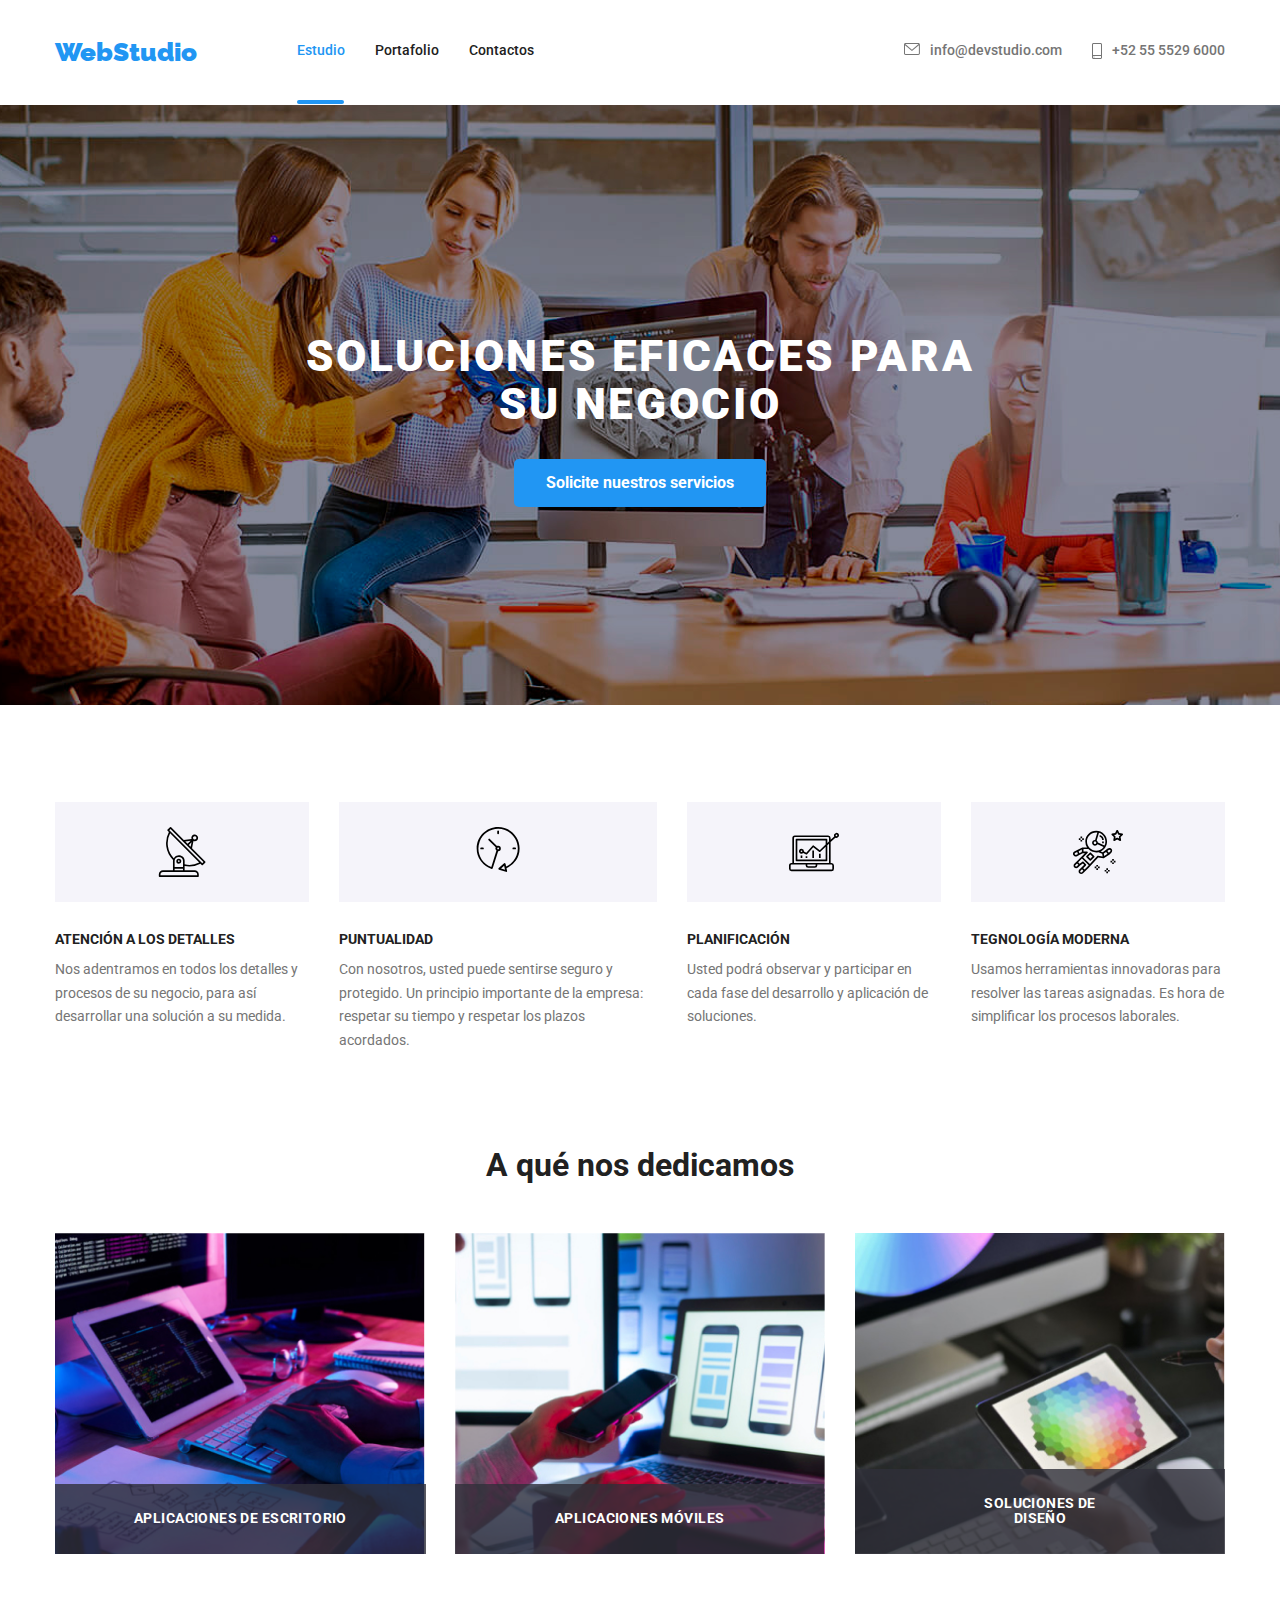
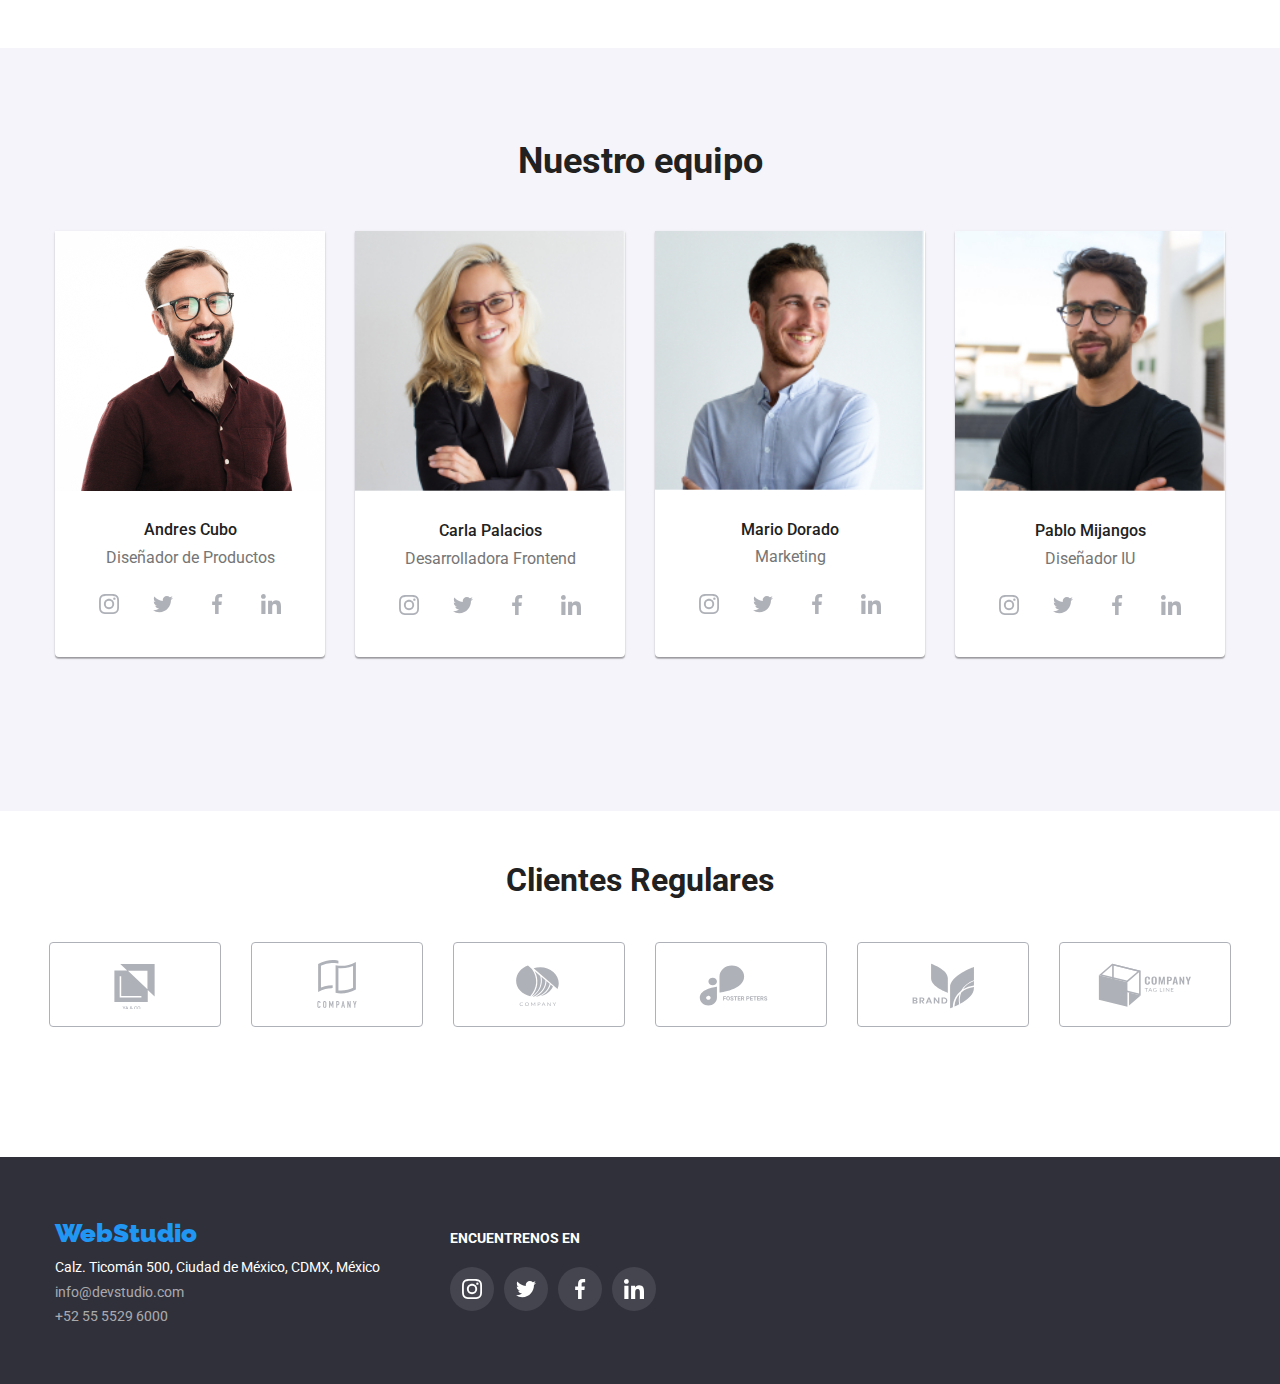
<file: index.html>
<!DOCTYPE html>
<html lang="en">
  <head>
    <meta charset="UTF-8" />
    <meta http-equiv="X-UA-Compatible" content="IE=edge" />
    <meta name="viewport" content="width=device-width, initial-scale=1.0" />
    <link
      rel="stylesheet"
      href="https://cdnjs.cloudflare.com/ajax/libs/modern-normalize/1.1.0/modern-normalize.min.css"
    />
    <link rel="stylesheet" href="./css/style.css" />
    <link rel="preconnect" href="https://fonts.googleapis.com" />
    <link rel="preconnect" href="https://fonts.googleapis.com" />
    <link rel="preconnect" href="https://fonts.gstatic.com" crossorigin />
    <link
      href="https://fonts.googleapis.com/css2?family=Raleway:wght@700&family=Roboto:wght@400;500;700;900&display=swap"
      rel="stylesheet"
    />
    <title>Estudio</title>
  </head>
  <body>
    <header>
      <div class="container-nav container">
        <nav class="navegador">
          <a href="" class="webstudio link">WebStudio</a>
          <ul class="link-nav lista">
            <li class="nav-dt">
              <a href="./index.html" style="color: #2196f3"
                >Estudio
                <div class="selector-nav-estudio"></div
              ></a>
            </li>
            <li class="nav-dt">
              <a href="./portafolio.html">Portafolio </a>
            </li>
            <li class="nav-dt">
              <a href="">Contactos </a>
            </li>
          </ul>
        </nav>
        <ul class="datos-contacto lista">
          <li class="correo">
            <a class="icono-nav-tc link" href="mailto:info@devstudio.com">
              <svg class="icon-nav icon-nav-c">
                <use href="./images/symbol-defs.svg#icon-correo"></use>
              </svg>
              info@devstudio.com</a
            >
          </li>
          <li class="telefono">
            <a class="icono-nav-tc link" href="tel:+525555296000">
              <svg class="icon-nav icon-nav-t">
                <use href="./images/symbol-defs.svg#icon-telefono"></use>
              </svg>
              +52 55 5529 6000</a
            >
          </li>
        </ul>
      </div>
    </header>
    <main>
      <div class="backdrop is-hidden" data-modal>
        <div class="modal">
          <button type="button" class="button-close" data-modal-close>
            <svg class="button-svg">
              <use href="./images/symbol-defs.svg#icon-close"></use>
            </svg>
          </button>
        </div>
      </div>

      <section class="titulo">
        <div class="container">
          <h1>SOLUCIONES EFICACES PARA SU NEGOCIO</h1>
          <button type="button" class="button-servicios" data-modal-open>
            Solicite nuestros servicios
          </button>
        </div>
      </section>

      <section class="datos">
        <div class="container">
          <ul class="datos-servicios lista">
            <li class="datos-s">
              <div class="box-icon-datos">
                <svg class="box-icon-servicios">
                  <use
                    class="icon"
                    href="./images/symbol-defs.svg#icon-antena"
                  ></use>
                </svg>
              </div>
              <h3>ATENCIÓN A LOS DETALLES</h3>
              <p>
                Nos adentramos en todos los detalles y procesos de su negocio,
                para así desarrollar una solución a su medida.
              </p>
            </li>
            <li class="datos-s">
              <div class="box-icon-datos">
                <svg class="box-icon-servicios">
                  <use
                    class="icon"
                    href="./images/symbol-defs.svg#icon-reloj"
                  ></use>
                </svg>
              </div>
              <h3>PUNTUALIDAD</h3>
              <p>
                Con nosotros, usted puede sentirse seguro y protegido. Un
                principio importante de la empresa: respetar su tiempo y
                respetar los plazos acordados.
              </p>
            </li>
            <li class="datos-s">
              <div class="box-icon-datos">
                <svg class="box-icon-servicios">
                  <use
                    class="icon"
                    href="./images/symbol-defs.svg#icon-diagrama"
                  ></use>
                </svg>
              </div>
              <h3>PLANIFICACIÓN</h3>
              <p>
                Usted podrá observar y participar en cada fase del desarrollo y
                aplicación de soluciones.
              </p>
            </li>
            <li class="datos-s">
              <div class="box-icon-datos">
                <svg class="box-icon-servicios">
                  <use
                    class="icon"
                    href="./images/symbol-defs.svg#icon-astronauta"
                  ></use>
                </svg>
              </div>
              <h3>TEGNOLOGÍA MODERNA</h3>
              <p>
                Usamos herramientas innovadoras para resolver las tareas
                asignadas. Es hora de simplificar los procesos laborales.
              </p>
            </li>
          </ul>
        </div>
      </section>

      <section class="servicios">
        <div class="container-servicios container">
          <h2>A qué nos dedicamos</h2>
          <ul class="servicios-lista lista">
            <li>
              <img src="./images/img1.jpg" alt="imagen teclado" />
              <section class="box-img">
                <p class="box-1">APLICACIONES DE ESCRITORIO</p>
              </section>
            </li>
            <li>
              <img src="./images/img2.jpg" alt="imagen celular" />
              <section class="box-img">
                <p class="box-2">APLICACIONES MÓVILES</p>
              </section>
            </li>
            <li>
              <img src="./images/img3.jpg" alt="imagen tablet" />
              <section class="box-img">
                <p class="box-3">SOLUCIONES DE DISEÑO</p>
              </section>
            </li>
          </ul>
        </div>
      </section>

      <section class="equipo">
        <div class="container-servicios container">
          <h2>Nuestro equipo</h2>
          <ul class="personas lista">
            <li class="andres">
              <img
                src="./images/andres.jpg"
                alt="imagen andres"
                width="200px"
              />
              <h3>Andres Cubo</h3>
              <p>Diseñador de Productos</p>
              <div class="box-icon-social">
                <ul class="icon-social-pr lista">
                  <li>
                    <a class="box-icon link" href="#">
                      <svg class="icon-social">
                        <use
                          class="i-social-"
                          href="./images/symbol-defs.svg#icon-instagram"
                        ></use>
                      </svg>
                    </a>
                  </li>
                  <li>
                    <a class="box-icon link" href="#">
                      <svg class="icon-social">
                        <use
                          class="i-social-"
                          href="./images/symbol-defs.svg#icon-twitter"
                        ></use>
                      </svg>
                    </a>
                  </li>
                  <li>
                    <a class="box-icon link" href="#">
                      <svg class="icon-social">
                        <use
                          class="i-social-"
                          href="./images/symbol-defs.svg#icon-facebook"
                        ></use>
                      </svg>
                    </a>
                  </li>
                  <li>
                    <a class="box-icon link" href="#">
                      <svg class="icon-social">
                        <use
                          class="i-social-"
                          href="./images/symbol-defs.svg#icon-linkedin"
                        ></use>
                      </svg>
                    </a>
                  </li>
                </ul>
              </div>
            </li>
            <li class="carla">
              <img src="./images/carla.jpg" alt="imagen carla" width="200px" />
              <h3>Carla Palacios</h3>
              <p>Desarrolladora Frontend</p>
              <div class="box-icon-social">
                <ul class="icon-social-pr lista">
                  <li>
                    <a class="box-icon link" href="#">
                      <svg class="icon-social">
                        <use
                          class="i-social-"
                          href="./images/symbol-defs.svg#icon-instagram"
                        ></use>
                      </svg>
                    </a>
                  </li>
                  <li class="box-icon">
                    <svg class="icon-social">
                      <use
                        class="i-social-"
                        href="./images/symbol-defs.svg#icon-twitter"
                      ></use>
                    </svg>
                  </li>
                  <li class="box-icon">
                    <svg class="icon-social">
                      <use
                        class="i-social-"
                        href="./images/symbol-defs.svg#icon-facebook"
                      ></use>
                    </svg>
                  </li>
                  <li class="box-icon">
                    <svg class="icon-social">
                      <use
                        class="i-social-"
                        href="./images/symbol-defs.svg#icon-linkedin"
                      ></use>
                    </svg>
                  </li>
                </ul>
              </div>
            </li>
            <li class="mario">
              <img src="./images/mario.jpg" alt="imagen mario" width="200px" />
              <h3>Mario Dorado</h3>
              <p>Marketing</p>
              <div class="box-icon-social">
                <ul class="icon-social-pr lista">
                  <li>
                    <a class="box-icon link" href="#">
                      <svg class="icon-social">
                        <use
                          class="i-social-"
                          href="./images/symbol-defs.svg#icon-instagram"
                        ></use>
                      </svg>
                    </a>
                  </li>
                  <li class="box-icon">
                    <svg class="icon-social">
                      <use
                        class="i-social-"
                        href="./images/symbol-defs.svg#icon-twitter"
                      ></use>
                    </svg>
                  </li>
                  <li class="box-icon">
                    <svg class="icon-social">
                      <use
                        class="i-social-"
                        href="./images/symbol-defs.svg#icon-facebook"
                      ></use>
                    </svg>
                  </li>
                  <li class="box-icon">
                    <svg class="icon-social">
                      <use
                        class="i-social-"
                        href="./images/symbol-defs.svg#icon-linkedin"
                      ></use>
                    </svg>
                  </li>
                </ul>
              </div>
            </li>
            <li class="pablo">
              <img src="./images/pablo.jpg" alt="imagen pablo" width="200px" />
              <h3>Pablo Mijangos</h3>
              <p>Diseñador IU</p>
              <div class="box-icon-social">
                <ul class="icon-social-pr lista">
                  <li>
                    <a class="box-icon link" href="#">
                      <svg class="icon-social">
                        <use
                          class="i-social-"
                          href="./images/symbol-defs.svg#icon-instagram"
                        ></use>
                      </svg>
                    </a>
                  </li>
                  <li class="box-icon">
                    <svg class="icon-social">
                      <use
                        class="i-social-"
                        href="./images/symbol-defs.svg#icon-twitter"
                      ></use>
                    </svg>
                  </li>
                  <li class="box-icon">
                    <svg class="icon-social">
                      <use
                        class="i-social-"
                        href="./images/symbol-defs.svg#icon-facebook"
                      ></use>
                    </svg>
                  </li>
                  <li class="box-icon">
                    <svg class="icon-social">
                      <use
                        class="i-social-"
                        href="./images/symbol-defs.svg#icon-linkedin"
                      ></use>
                    </svg>
                  </li>
                </ul>
              </div>
            </li>
          </ul>
        </div>
      </section>
      <section class="clientes">
        <div class="logos-clientes container">
          <h2>Clientes Regulares</h2>
          <ul class="cliente-box lista">
            <li class="icon-cliente">
              <svg class="icon-cl">
                <use href="./images/symbol-defs.svg#icon-yaco"></use>
              </svg>
            </li>
            <li class="icon-cliente">
              <svg class="icon-cl">
                <use href="./images/symbol-defs.svg#icon-company1"></use>
              </svg>
            </li>
            <li class="icon-cliente">
              <svg class="icon-cl">
                <use href="./images/symbol-defs.svg#icon-company2"></use>
              </svg>
            </li>
            <li class="icon-cliente">
              <svg class="icon-cl">
                <use href="./images/symbol-defs.svg#icon-foster"></use>
              </svg>
            </li>
            <li class="icon-cliente">
              <svg class="icon-cl">
                <use href="./images/symbol-defs.svg#icon-brand"></use>
              </svg>
            </li>
            <li class="icon-cliente">
              <svg class="icon-cl">
                <use href="./images/symbol-defs.svg#icon-company3"></use>
              </svg>
            </li>
          </ul>
        </div>
      </section>
    </main>
    <script src="./js/modal.js"></script>
  </body>
  <footer>
    <div class="box-footer container">
      <section class="conte-footer">
        <a href="#" class="webstudio link">WebStudio</a>
        <address>
          <ul class="f-datos lista">
            <li class="f-direccion">
              <p>Calz. Ticomán 500, Ciudad de México, CDMX, México</p>
            </li>
            <li class="f-correo">
              <a class="link" href="mailto:info@devstudio.com"
                >info@devstudio.com</a
              >
            </li>
            <li class="f-telefono">
              <a class="link" href="tel:+525555296000">+52 55 5529 6000</a>
            </li>
          </ul>
        </address>
      </section>
      <div class="box-footer-social">
        <p>ENCUENTRENOS EN</p>
        <ul class="box-social-f lista">
          <li class="red-social">
            <svg class="icon-social-f">
              <use
                class="i-social-"
                href="./images/symbol-defs.svg#icon-instagram"
              ></use>
            </svg>
          </li>
          <li class="red-social">
            <svg class="icon-social-f">
              <use
                class="i-social-"
                href="./images/symbol-defs.svg#icon-twitter"
              ></use>
            </svg>
          </li>
          <li class="red-social">
            <svg class="icon-social-f">
              <use
                class="i-social-"
                href="./images/symbol-defs.svg#icon-facebook"
              ></use>
            </svg>
          </li>
          <li class="red-social">
            <svg class="icon-social-f">
              <use
                class="i-social-"
                href="./images/symbol-defs.svg#icon-linkedin"
              ></use>
            </svg>
          </li>
        </ul>
      </div>
    </div>
  </footer>
</html>
</file>
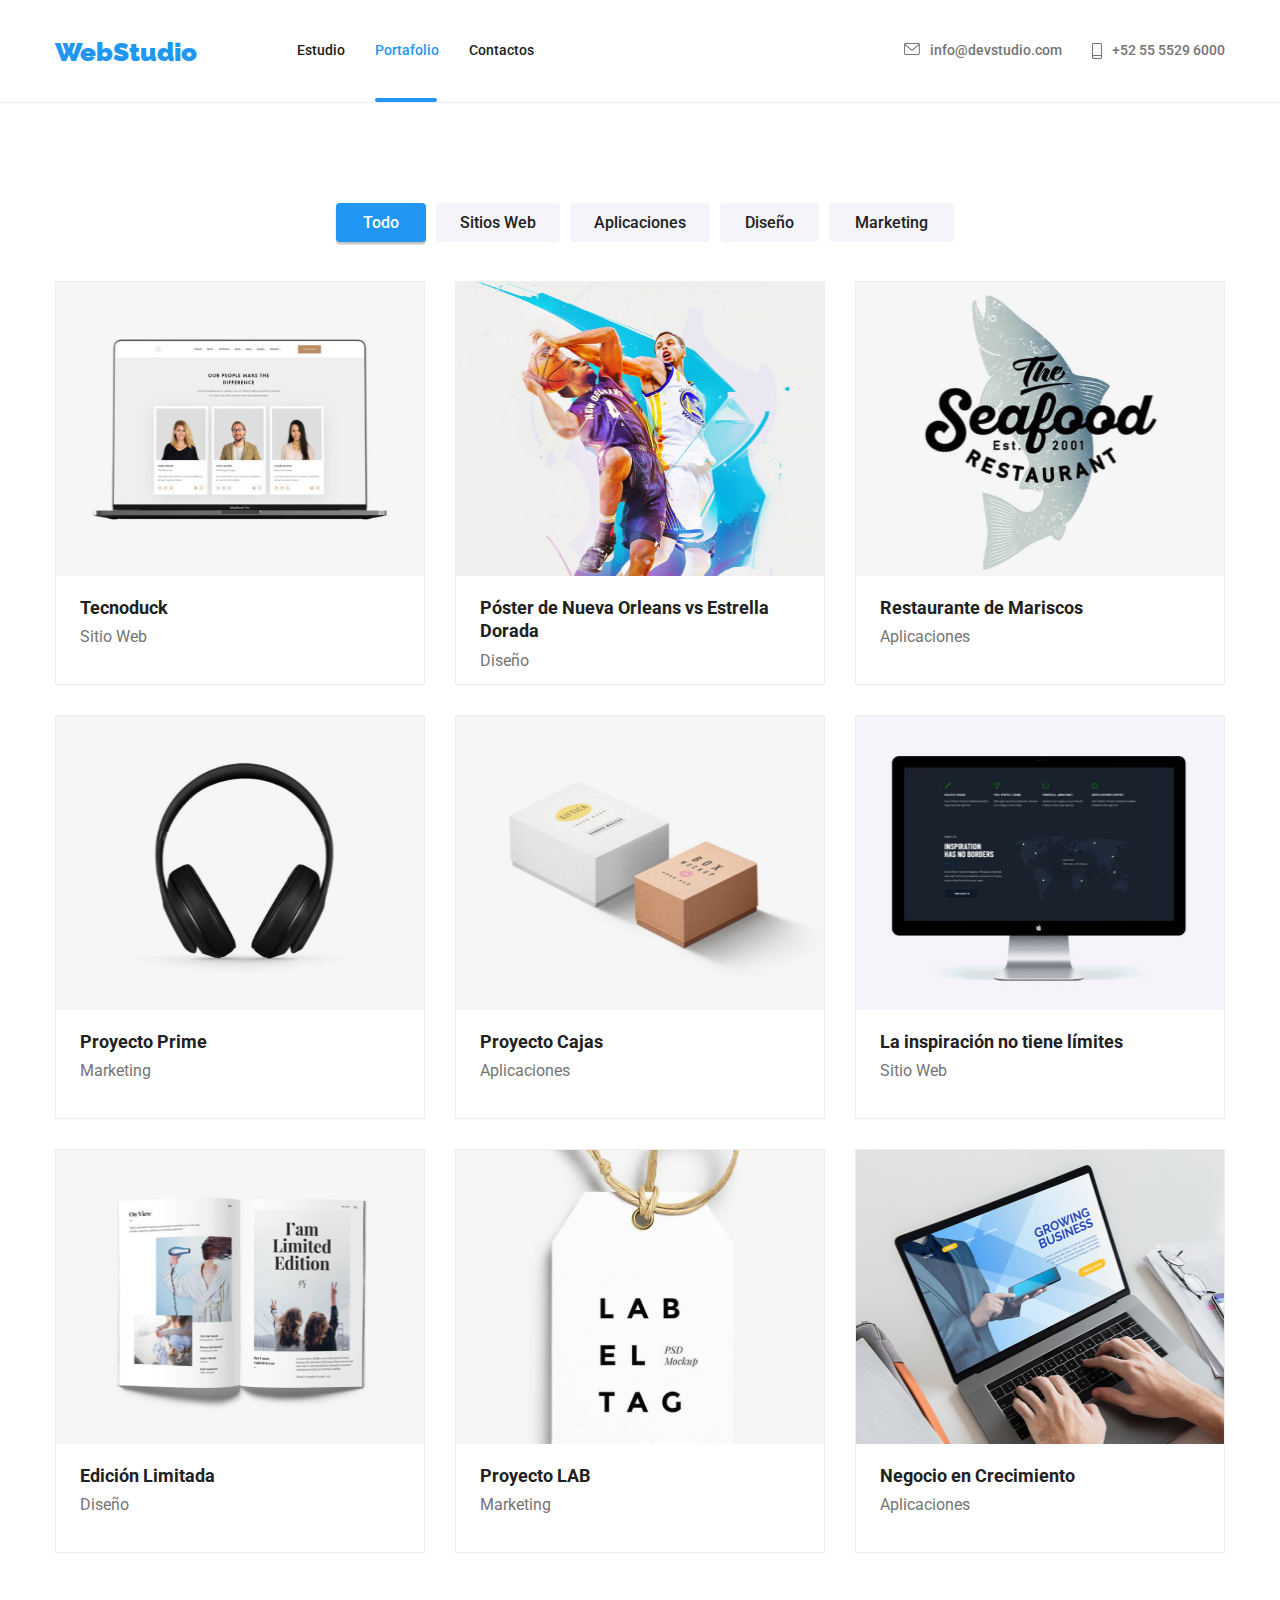
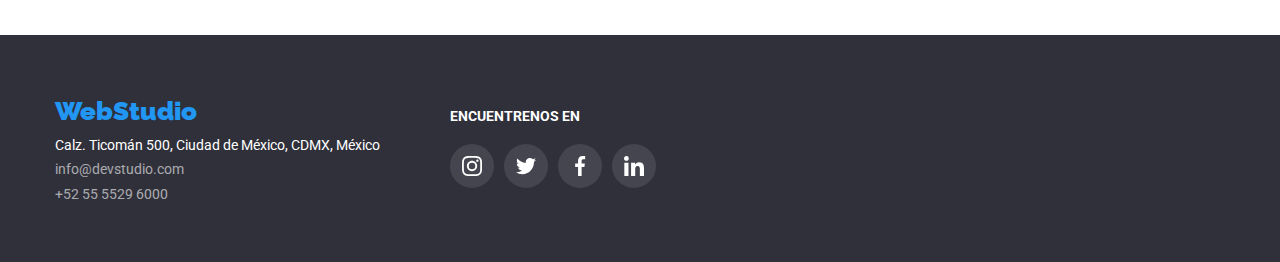
<file: portafolio.html>
<!DOCTYPE html>
<html lang="en">
  <head>
    <meta charset="UTF-8" />
    <meta http-equiv="X-UA-Compatible" content="IE=edge" />
    <meta name="viewport" content="width=device-width, initial-scale=1.0" />
    <link
      rel="stylesheet"
      href="https://cdnjs.cloudflare.com/ajax/libs/modern-normalize/1.1.0/modern-normalize.min.css"
    />
    <link rel="stylesheet" href="./css/style.css" />
    <link rel="preconnect" href="https://fonts.googleapis.com" />
    <link rel="preconnect" href="https://fonts.gstatic.com" crossorigin />
    <link
      href="https://fonts.googleapis.com/css2?family=Raleway:wght@700&family=Roboto:wght@400;500;700;900&display=swap"
      rel="stylesheet"
    />
    <title>Portafolio</title>
  </head>
  <body>
    <header>
      <div class="container-nav container">
        <nav class="navegador">
          <a href="" class="webstudio link">WebStudio</a>
          <ul class="link-nav lista">
            <li class="nav-dt">
              <a href="./index.html">Estudio </a>
            </li>
            <li class="nav-dt">
              <a href="./portafolio.html" style="color: #2196f3"
                >Portafolio
                <div class="selector-nav-portafolio"></div
              ></a>
            </li>
            <li class="nav-dt">
              <a href="">Contactos </a>
            </li>
          </ul>
        </nav>
        <ul class="datos-contacto lista">
          <li class="correo">
            <a class="icono-nav-tc link" href="mailto:info@devstudio.com">
              <svg class="icon-nav icon-nav-c">
                <use href="./images/symbol-defs.svg#icon-correo"></use>
              </svg>
              info@devstudio.com</a
            >
          </li>
          <li class="telefono">
            <a class="icono-nav-tc link" href="tel:+525555296000">
              <svg class="icon-nav icon-nav-t">
                <use href="./images/symbol-defs.svg#icon-telefono"></use>
              </svg>
              +52 55 5529 6000</a
            >
          </li>
        </ul>
      </div>
    </header>

    <main class="main-portafolio">
      <div class="container">
        <ul class="nav-interna lista">
          <li>
            <button type="button" class="btt1">Todo</button>
          </li>
          <li>
            <button type="button" class="btt2">Sitios Web</button>
          </li>
          <li>
            <button type="button" class="btt3">Aplicaciones</button>
          </li>
          <li>
            <button type="button" class="btt4">Diseño</button>
          </li>
          <li>
            <button type="button" class="btt5">Marketing</button>
          </li>
        </ul>
        <ul class="paginas lista">
          <li class="conte">
            <a href="#" class="link">
              <div class="box-conte">
                <img src="./images/pagina1.jpg" alt="foto pagina 1" />
                <div class="text-animate">
                  <p>Tecnoduck es una plataforma de distribución de coronavirus de última generación. Las compañías usan esta plataforma para el espionaje digital y los ataques a los servidores seguros de la competencia.</p>
                </div> 
              </div>              
              <div class="textos-conte">
                <h3>Tecnoduck</h3>
                <p>Sitio Web</p>
              </div>
            </a>
            
          </li>
          <li class="conte">
            <a href="#" class="link">
              <div class="box-conte">
                <img src="./images/pagina2.jpg" alt="foto pagina 2" />
                <div class="text-animate">
                  <p>Tecnoduck es una plataforma de distribución de coronavirus de última generación. Las compañías usan esta plataforma para el espionaje digital y los ataques a los servidores seguros de la competencia.</p>
                </div> 
              </div> 
              <div class="textos-conte">
                <h3>Póster de Nueva Orleans vs Estrella Dorada</h3>
                <p>Diseño</p>
              </div>
            </a>
          </li>
          <li class="conte">
            <a href="#" class="link">
              <div class="box-conte">
                <img src="./images/pagina3.jpg" alt="foto pagina 3" />
                <div class="text-animate">
                  <p>Tecnoduck es una plataforma de distribución de coronavirus de última generación. Las compañías usan esta plataforma para el espionaje digital y los ataques a los servidores seguros de la competencia.</p>
                </div> 
              </div> 
              <div class="textos-conte">
                <h3>Restaurante de Mariscos</h3>
                <p>Aplicaciones</p>
              </div>
            </a>
          </li>
          <li class="conte">
            <a href="#" class="link">
              <div class="box-conte">
                <img src="./images/pagina4.jpg" alt="foto pagina 4" />
                <div class="text-animate">
                  <p>Tecnoduck es una plataforma de distribución de coronavirus de última generación. Las compañías usan esta plataforma para el espionaje digital y los ataques a los servidores seguros de la competencia.</p>
                </div> 
              </div> 
              <div class="textos-conte">
                <h3>Proyecto Prime</h3>
                <p>Marketing</p>
              </div>
            </a>
          </li>
          <li class="conte">
            <a href="#" class="link">
              <div class="box-conte">
                <img src="./images/pagina5.jpg" alt="foto pagina 5" />
                <div class="text-animate">
                  <p>Tecnoduck es una plataforma de distribución de coronavirus de última generación. Las compañías usan esta plataforma para el espionaje digital y los ataques a los servidores seguros de la competencia.</p>
                </div> 
              </div> 
              <div class="textos-conte">
                <h3>Proyecto Cajas</h3>
                <p>Aplicaciones</p>
              </div>
            </a>
          </li>
          <li class="conte">
            <a href="#" class="link">
              <div class="box-conte">
                <img src="./images/pagina6.jpg" alt="foto pagina 6" />
                <div class="text-animate">
                  <p>Tecnoduck es una plataforma de distribución de coronavirus de última generación. Las compañías usan esta plataforma para el espionaje digital y los ataques a los servidores seguros de la competencia.</p>
                </div> 
              </div> 
              <div class="textos-conte">
                <h3>La inspiración no tiene límites</h3>
                <p>Sitio Web</p>
              </div>
            </a>
          </li>
          <li class="conte">
            <a href="#" class="link">
              <div class="box-conte">
                <img src="./images/pagina7.jpg" alt="foto pagina 7" />
                <div class="text-animate">
                  <p>Tecnoduck es una plataforma de distribución de coronavirus de última generación. Las compañías usan esta plataforma para el espionaje digital y los ataques a los servidores seguros de la competencia.</p>
                </div> 
              </div> 
              <div class="textos-conte">
                <h3>Edición Limitada</h3>
                <p>Diseño</p>
              </div>
            </a>
          </li>
          <li class="conte">
            <a href="#" class="link">
              <div class="box-conte">
                <img src="./images/pagina8.jpg" alt="foto pagina 8" />
                <div class="text-animate">
                  <p>Tecnoduck es una plataforma de distribución de coronavirus de última generación. Las compañías usan esta plataforma para el espionaje digital y los ataques a los servidores seguros de la competencia.</p>
                </div> 
              </div> 
              <div class="textos-conte">
                <h3>Proyecto LAB</h3>
                <p>Marketing</p>
              </div>
            </a>
          </li>
          <li class="conte">
            <a href="#" class="link">
              <div class="box-conte">
                <img src="./images/pagina9.jpg" alt="foto pagina 9" />
                <div class="text-animate">
                  <p>Tecnoduck es una plataforma de distribución de coronavirus de última generación. Las compañías usan esta plataforma para el espionaje digital y los ataques a los servidores seguros de la competencia.</p>
                </div> 
              </div> 
              <div class="textos-conte">
                <h3>Negocio en Crecimiento</h3>
                <p>Aplicaciones</p>
              </div>
            </a>
          </li>
        </ul>
      </div>
    </main>
  </body>

  <footer>
    <div class="box-footer container">
      <section class="conte-footer">
        <a href="#" class="webstudio link">WebStudio</a>
        <address>
          <ul class="f-datos lista">
            <li class="f-direccion">
              <p>Calz. Ticomán 500, Ciudad de México, CDMX, México</p>
            </li>
            <li class="f-correo">
              <a class="link" href="mailto:info@devstudio.com"
                >info@devstudio.com</a
              >
            </li>
            <li class="f-telefono">
              <a class="link" href="tel:+525555296000">+52 55 5529 6000</a>
            </li>
          </ul>
        </address>
      </section>
      <div class="box-footer-social">
        <p>ENCUENTRENOS EN</p>
        <ul class="box-social-f lista">
          <li class="red-social">
            <svg class="icon-social-f">
              <use
                class="i-social-"
                href="./images/symbol-defs.svg#icon-instagram"
              ></use>
            </svg>
          </li>
          <li class="red-social">
            <svg class="icon-social-f">
              <use
                class="i-social-"
                href="./images/symbol-defs.svg#icon-twitter"
              ></use>
            </svg>
          </li>
          <li class="red-social">
            <svg class="icon-social-f">
              <use
                class="i-social-"
                href="./images/symbol-defs.svg#icon-facebook"
              ></use>
            </svg>
          </li>
          <li class="red-social">
            <svg class="icon-social-f">
              <use
                class="i-social-"
                href="./images/symbol-defs.svg#icon-linkedin"
              ></use>
            </svg>
          </li>
        </ul>
      </div>
    </div>
  </footer>
</html>
</file>
<file: css/style.css>
:root {
  --primery-text-color: #757575;
  --title-text-color: #212121;
  --title-second-color: #2f303a;
  --hover-color-primery: #2196f3;
  --basic-color-white: #fff;
  --botton-color-two: #f5f4fa;
}

html {
  box-sizing: border-box;
}

::after,
::before {
  box-sizing: inherit;
}

h1,
h2,
h3,
h4,
h5,
h6,
p {
  margin-top: 0;
  margin-bottom: 0;
}

.lista {
  list-style: none;
  padding-left: 0;
  margin: 0;
}

.link {
  text-decoration: none;
  color: inherit;
}

img {
  display: block;
  max-width: 100%;
  height: auto;
}

body {
  font-family: 'roboto', 'raleway', sans-serif;
  font-size: 14px;
}

header {
  width: 1200px;
  display: flex;
  margin: auto;
}

.container {
  width: 1200px;
  padding-left: 15px;
  padding-right: 15px;
  margin-left: auto;
  margin-right: auto;
}

.container-nav {
  display: flex;
  justify-content: space-between;
}

.webstudio {
  text-decoration: none;
  font-family: 'Raleway';
  font-size: 26px;
  font-weight: 900;
  line-height: 1.3;
  color: #2196f3;
  padding-top: 36px;
  padding-bottom: 32px;
}

.navegador {
  display: flex;
}

.selector-nav-estudio {
  justify-content: center;
  align-items: center;
  width: fit-content;
  min-width: 47.03px;
  height: 4px;
  background: #2196f3;
  position: absolute;
  border-radius: 2px;
  top: 68px;
}

.selector-nav-portafolio {
  justify-content: center;
  align-items: center;
  width: fit-content;
  min-width: 62.39px;
  height: 4px;
  background: #2196f3;
  position: absolute;
  border-radius: 2px;
  top: 66px;
}

.nav-dt {
  display: flex;
  align-items: center;
}

.link-nav {
  font-size: 14px;
  cursor: pointer;
  padding: 0;
  display: flex;
  margin-left: 100px;
  padding-top: 32px;
  padding-bottom: 32px;
  gap: 30px;
}

.link-nav li {
  list-style: none;
  position: relative;
  margin: 0;
}

.link-nav li a {
  text-decoration: none;
  color: #212121;
  font-weight: 500;
  line-height: 1.1;
}

.link-nav li a:hover {
  color: #2196f3;
}

.link-nav li a:focus {
  color: #2196f3;
}

.datos-contacto {
  font-size: 14px;
  cursor: pointer;
  font-weight: 500;
  line-height: 1.1;
  padding: 0;
  display: flex;
  padding-top: 32px;
  padding-bottom: 32px;
  gap: 30px;
}

.datos-contacto li {
  list-style: none;
  gap: 9px;
}

.correo {
  display: flex;
  align-items: center;
}

.datos-contacto li a {
  text-decoration: none;
  color: #757575;
}

.icono-nav-tc {
  display: flex;
  gap: 10px;
}

.icono-nav-tc:hover,
.icon-nav:hover,
.icono-nav-tc:focus,
.icon-nav:focus {
  fill: #2196f3;
  color: #2196f3;
}

/* body */

.backdrop {
  position: fixed;
  top: 0;
  bottom: 0;
  width: 100vw;
  height: 100vh;
  background-color: rgba(0, 0, 0, 0.5);

  opacity: 1;
  transition: opacity 250ms linear;
  z-index: 1;
}

.backdrop.is-hidden {
  opacity: 0;
  visibility: visible;
  pointer-events: none;
}

.backdrop.is-hidden.modal {
  transform: translate(-50%, -50%) scale(0.1);
}

.modal {
  position: absolute;
  top: 50%;
  left: 50%;
  transform: translate(-50%, -50%) scale(1);
  transition: transform 250ms linear;

  min-width: 528px;
  min-height: 581px;

  border-radius: 4px;

  background-color: #fff;

  display: flex;
  justify-content: flex-end;
  padding-top: 8px;
  padding-right: 8px;

  box-shadow: 0px 1px 3px rgba(0, 0, 0, 0.12), 0px 1px 1px rgba(0, 0, 0, 0.14),
    0px 2px 1px rgba(0, 0, 0, 0.2);
}

.button-svg {
  width: 17px;
  height: 17px;
  display:flex;
}

.button-close {
  width: 30px;
  height: 30px;
  justify-content: center;
  align-items: center;
  border: 1px solid rgba(0, 0, 0, 0.1);
  border-radius: 50%;
  cursor: pointer;
  display: block;
}

.titulo {
  background: url(../images/cabezote.png) center no-repeat;
  padding-bottom: 200px;
  padding-top: 200px;
  text-align: center;
}

.titulo h1 {
  width: 696px;
  margin: 30px auto;
  font-weight: 900;
  font-size: 44px;
  line-height: 1.1;
  text-align: center;
  letter-spacing: 0.06em;
  text-transform: uppercase;
  color: #fff;
}

.button-servicios {
  background-color: #2196f3;
  border-color: #2196f3;
  border: none;
  color: #fff;
  font-size: 16px;
  font-weight: 700;
  cursor: pointer;
  line-height: 1.8;
  margin: auto;
  border-radius: 5px;
  padding: 10px 32px 10px 32px;
}

.button-servicios:hover {
  background-color: #0e77cc;
}

.button-servicios:focus {
  background-color: #0e77cc;
}

.datos-servicios {
  display: flex;
  margin: auto;
  padding-inline-start: 0;
  gap: 30px;
  padding-top: 95px;
  padding-bottom: 95px;
}

.datos-servicios li {
  list-style: none;
  flex-basis: calc((100%-46px) / 3);
}

.datos-servicios h3 {
  font-size: 14px;
  font-weight: 700;
  color: #212121;
  line-height: 1.1;
  margin-bottom: 10px;
  margin-top: 30px;
}

.datos-servicios p {
  font-size: 14px;
  font-weight: 400;
  color: #757575;
  line-height: 1.7;
}

.box-icon-datos {
  display: flex;
  background-color: #f5f4fa;
  justify-content: center;
  align-items: center;
  padding: 25px 102px;
}

.box-icon-servicios {
  width: 50px;
  height: 50px;
}

.container-servicios {
  flex-direction: column;
  padding-bottom: 94px;
}

.tex-img {
  position: absolute;
}

.servicios-lista {
  display: flex;
  justify-content: center;
  padding-inline-start: 0;
  justify-content: space-between;
  gap: 30px;
  position: relative;
  margin-top: 50px;
}

.servicios h2 {
  font-size: 32px;
  font-weight: 700;
  color: #212121;
  text-align: center;
  line-height: 1.1;
}

.servicios-lista li {
  list-style: none;
}

.servicios-lista img {
  width: 100%;
}

.box-img {
  background: rgba(47, 48, 58, 0.8);
  position: absolute;
  bottom: 0;
}

.box-1 {
  color: #fff;
  font-style: normal;
  font-weight: 700;
  font-size: 14px;
  text-align: center;
  letter-spacing: 0.03em;
  line-height: 1.1;
  padding: 27px 79px;
}

.box-2 {
  color: #fff;
  font-style: normal;
  font-weight: 700;
  font-size: 14px;
  text-align: center;
  letter-spacing: 0.03em;
  line-height: 1.1;
  padding: 27px 100px;
}

.box-3 {
  color: #fff;
  font-style: normal;
  font-weight: 700;
  font-size: 14px;
  text-align: center;
  letter-spacing: 0.03em;
  line-height: 1.1;
  padding: 27px 102px;
}

.equipo {
  background-color: #f5f4fa;
}

.equipo h2 {
  font-size: 36px;
  font-weight: 700;
  color: #212121;
  text-align: center;
  line-height: 1.1;
  font-weight: 700;
  margin-bottom: 50px;
  padding-top: 94px;
}

.personas {
  display: flex;
  justify-content: center;
  padding-inline-start: 0;
  padding-bottom: 60px;
}

.andres {
  width: 270px;
  background-color: #fff;
  list-style: none;
  box-shadow: 0px 1px 3px rgba(0, 0, 0, 0.12), 0px 1px 1px rgba(0, 0, 0, 0.14),
    0px 2px 1px rgba(0, 0, 0, 0.2);
  border-radius: 0px 0px 4px 4px;
}

.andres img {
  width: 270px;
}

.andres h3 {
  font-size: 16px;
  font-weight: 500;
  line-height: 1.1;
  text-align: center;
  color: #212121;
  padding-top: 30px;
  margin-bottom: 10px;
}

.andres p {
  font-size: 16px;
  font-weight: 400;
  line-height: 1.1;
  text-align: center;
  color: #757575;
  margin-bottom: 16px;
}
.carla {
  width: 270px;
  background-color: #fff;
  list-style: none;
  box-shadow: 0px 1px 3px rgba(0, 0, 0, 0.12), 0px 1px 1px rgba(0, 0, 0, 0.14),
    0px 2px 1px rgba(0, 0, 0, 0.2);
  border-radius: 0px 0px 4px 4px;
  margin-left: 30px;
}

.carla img {
  width: 270px;
}

.carla h3 {
  font-size: 16px;
  font-weight: 500;
  line-height: 1.1;
  text-align: center;
  color: #212121;
  padding-top: 30px;
  margin-bottom: 10px;
}

.carla p {
  font-size: 16px;
  text-align: center;
  font-weight: 400;
  line-height: 1.1;
  color: #757575;
  padding-bottom: 16px;
}

.mario {
  width: 270px;
  background-color: #fff;
  list-style: none;
  box-shadow: 0px 1px 3px rgba(0, 0, 0, 0.12), 0px 1px 1px rgba(0, 0, 0, 0.14),
    0px 2px 1px rgba(0, 0, 0, 0.2);
  border-radius: 0px 0px 4px 4px;
  margin-left: 30px;
}

.mario img {
  width: 270px;
}

.mario h3 {
  font-size: 16px;
  font-weight: 500;
  line-height: 1.1;
  text-align: center;
  color: #212121;
  padding-top: 30px;
  margin-bottom: 10px;
}

.mario p {
  font-size: 16px;
  font-weight: 400;
  line-height: 1.1;
  text-align: center;
  color: #757575;
  padding-bottom: 16px;
}

.pablo {
  width: 270px;
  background-color: #fff;
  list-style: none;
  box-shadow: 0px 1px 3px rgba(0, 0, 0, 0.12), 0px 1px 1px rgba(0, 0, 0, 0.14),
    0px 2px 1px rgba(0, 0, 0, 0.2);
  border-radius: 0px 0px 4px 4px;
  margin-left: 30px;
}

.pablo img {
  width: 270px;
}

.pablo h3 {
  font-size: 16px;
  font-weight: 500;
  line-height: 1.1;
  text-align: center;
  color: #212121;
  padding-top: 30px;
  margin-bottom: 10px;
}

.pablo p {
  font-size: 16px;
  font-weight: 400;
  line-height: 1.1;
  text-align: center;
  color: #757575;
  padding-bottom: 16px;
}

.box-icon {
  background-color: #fff;
  width: 44px;
  height: 44px;
  border-radius: 50%;
  justify-content: center;
  align-items: center;
  display: flex;
  fill: #afb1b8;
  cursor: pointer;
}

.icon-social-pr {
  display: flex;
  flex-direction: row;
  justify-content: center;
  align-items: center;
  padding-inline-start: 0;
  gap: 10px;
  padding-bottom: 30px;
}

.icon-social {
  width: 20px;
  height: 20px;

  align-items: center;
  justify-content: center;
  cursor: pointer;
}

.box-icon:hover,
.box-icon:focus {
  background: #2196f3;
  fill: #fff;
}

.logos-clientes h2 {
  font-size: 32px;
  font-weight: 700;
  color: #212121;
  text-align: center;
  line-height: 1.1;
  padding-top: 52px;
}

.cliente-box {
  padding-inline-start: 0;
  display: flex;
  justify-content: center;
  align-items: center;
  gap: 30px;
  padding-bottom: 130px;
  margin-top: 44px;
}

.icon-cliente {
  border-radius: 4px;
  border: 1px solid;
  border-color: #afb1b8;
  cursor: pointer;
  fill: #afb1b8;
  padding: 14px 32px;
}

.icon-cl {
  width: 106px;
  height: 52px;
}

.icon-cliente:hover,
.icon-cliente:focus {
  border-color: #2196f3;
  fill: #2196f3;
}

/* Footer */

footer {
  background-color: #2f303a;
}

.box-footer {
  display: flex;
  flex-direction: row;
  align-items: center;
  gap: 70px;
}

.conte-footer {
  padding-top: 60px;
  padding-bottom: 60px;
}

.f-datos {
  padding-inline-start: 0;
}

.f-datos a {
  text-decoration: none;
  color: rgba(255, 255, 255, 0.6);
  font-size: 14px;
}

.f-datos li {
  list-style: none;
  padding-top: 9px;
}

.f-datos li a:hover {
  color: #2196f3;
}

.f-datos li a:focus {
  color: #2196f3;
}

.f-correo {
  font-family: 'Roboto';
  font-style: normal;
  font-weight: 400;
  font-size: 14px;
  line-height: 1.1;
}

.f-direccion {
  font-family: 'Roboto';
  font-style: normal;
  font-weight: 400;
  font-size: 14px;
  display: flex;
  flex-direction: row;
  line-height: 1.1;
}

.f-direccion p {
  font-family: 'Roboto';
  font-style: normal;
  font-weight: 400;
  font-size: 14px;
  line-height: 1.1;
  color: #fff;
  margin: 0;
}

.telefono {
  display: flex;
  align-items: center;
}

.f-telefono {
  font-family: 'Roboto';
  font-style: normal;
  font-weight: 400;
  font-size: 14px;
  line-height: 1.1;
  display: flex;
  flex-direction: row;
  color: rgba(255, 255, 255, 0.6);
}

.icon-nav-t {
  width: 10px;
  height: 16px;
  fill: currentColor;
}

.icon-nav-c {
  width: 16px;
  height: 12px;
  fill: currentColor;
}

.box-footer-social p {
  font-family: 'Roboto';
  font-style: normal;
  font-weight: 700;
  font-size: 14px;
  line-height: 1.1;
  color: #fff;
  margin: 0;
  margin-bottom: 20px;
}

.box-social-f {
  display: flex;
  flex-direction: row;
  padding-inline-start: 0;
}

.red-social {
  width: 44px;
  height: 44px;
  border-radius: 50%;
  background-color: rgba(255, 255, 255, 0.1);
  justify-content: center;
  align-items: center;
  display: flex;
  margin-right: 10px;
  cursor: pointer;
}

.icon-social-f {
  width: 20px;
  height: 20px;
  align-items: center;
  justify-content: center;
  fill: white;
}

.red-social:hover,
.red-social:focus {
  background-color: #2196f3;
}

/* PORTAFOLIO */

hr {
  border-color: #ececec;
}

.nav-interna {
  padding: 0;
  display: flex;
  justify-content: center;
  padding-top: 100px;
  margin-bottom: 39px;
}

.nav-interna li {
  list-style: none;
  margin-left: 10px;
}

.nav-interna li button {
  cursor: pointer;
}

.main-portafolio {
  border-top: 1px solid #ececec;
}

.btt1 {
  padding: 6px 27px;
  border: none;
  background: #2196f3;
  box-shadow: 0px 3px 1px rgba(0, 0, 0, 0.1), 0px 1px 2px rgba(0, 0, 0, 0.08),
    0px 2px 2px rgba(0, 0, 0, 0.12);
  border-radius: 4px;
  font-family: inherit;
  font-size: 16px;
  font-weight: 500;
  line-height: 1.7;
  text-align: center;
  color: #fff;
}

.btt2 {
  padding: 6px 24px;
  background: #f5f4fa;
  border-radius: 4px;
  font-family: inherit;
  font-size: 16px;
  font-weight: 500;
  line-height: 1.7;
  text-align: center;
  color: #212121;
  border: none;
}

.btt2:hover,
.btt2:focus {
  background-color: #2196f3;
  color: #fff;
  box-shadow: 0px 3px 1px rgba(0, 0, 0, 0.1), 0px 1px 2px rgba(0, 0, 0, 0.08),
    0px 2px 2px rgba(0, 0, 0, 0.12);
}

.btt3 {
  padding: 6px 24px;
  border: none;
  background: #f5f4fa;
  border-radius: 4px;
  font-family: inherit;
  font-size: 16px;
  font-weight: 500;
  line-height: 1.7;
  text-align: center;
  color: #212121;
}

.btt3:hover,
.btt3:focus {
  background-color: #2196f3;
  color: #fff;
  box-shadow: 0px 3px 1px rgba(0, 0, 0, 0.1), 0px 1px 2px rgba(0, 0, 0, 0.08),
    0px 2px 2px rgba(0, 0, 0, 0.12);
}

.btt4 {
  padding: 6px 25px;
  border: none;
  background: #f5f4fa;
  border-radius: 4px;
  font-family: inherit;
  font-size: 16px;
  font-weight: 500;
  line-height: 1.7;
  text-align: center;
  color: #212121;
}

.btt4:hover,
.btt4:focus {
  background-color: #2196f3;
  color: #fff;
  box-shadow: 0px 3px 1px rgba(0, 0, 0, 0.1), 0px 1px 2px rgba(0, 0, 0, 0.08),
    0px 2px 2px rgba(0, 0, 0, 0.12);
}

.btt5 {
  padding: 6px 26px;
  border: none;
  background: #f5f4fa;
  border-radius: 4px;
  font-family: inherit;
  font-size: 16px;
  font-weight: 500;
  line-height: 1.7;
  text-align: center;
  color: #212121;
}

.btt5:hover {
  background-color: #2196f3;
  color: #fff;
  box-shadow: 0px 3px 1px rgba(0, 0, 0, 0.1), 0px 1px 2px rgba(0, 0, 0, 0.08),
    0px 2px 2px rgba(0, 0, 0, 0.12);
}

.btt5:focus {
  background-color: #2196f3;
  color: #fff;
  box-shadow: 0px 3px 1px rgba(0, 0, 0, 0.1), 0px 1px 2px rgba(0, 0, 0, 0.08),
    0px 2px 2px rgba(0, 0, 0, 0.12);
}

.paginas {
  display: flex;
  justify-content: center;
  flex-wrap: wrap;
  padding-inline-start: 0;
  padding-bottom: 82px;
  gap: 30px;
}

.paginas li {
  list-style: none;
}

.paginas li a {
  text-decoration: none;
}

.conte {
  background: #ffffff;
  border: 1px solid #eeeeee;
  width: 370px;
  height: 404px;
}

.conte:hover {
  box-shadow: 0px 1px 1px rgba(0, 0, 0, 0.12), 0px 4px 4px rgba(0, 0, 0, 0.06),
    1px 4px 6px rgba(0, 0, 0, 0.16);
}

.conte img {
  width: 370px;
  height: 294px;
}

.conte h3 {
  font-size: 18px;
  font-weight: 700;
  line-height: 1.3;
  color: #212121;
  margin: 0;
}

.conte p {
  font-size: 16px;
  font-weight: 400;
  line-height: 1.8;
  color: #757575;
  margin: 0;
  margin-top: 4px;
}

.box-conte {
  position: relative;
  overflow: hidden;
}

.box-conte p {
  color: #fff;
  font-weight: 400;
  font-size: 18px;
  line-height: 1.5;
  letter-spacing: 0.03em;
  padding: 64px 24px;
}

.textos-conte {
  padding: 20px 24px;
}

.text-animate {
  position: absolute;
  top: 0;
  transform: translateY(100%);
  background-color: rgba(33, 150, 243, 0.9);

  transition-property: transform;
  transition-duration: 250ms;
  transition-delay: 0;
  transition-timing-function: linear;
}

.conte:hover > .link > .box-conte > .text-animate {
  transform: translateY(0%);
}
</file>
